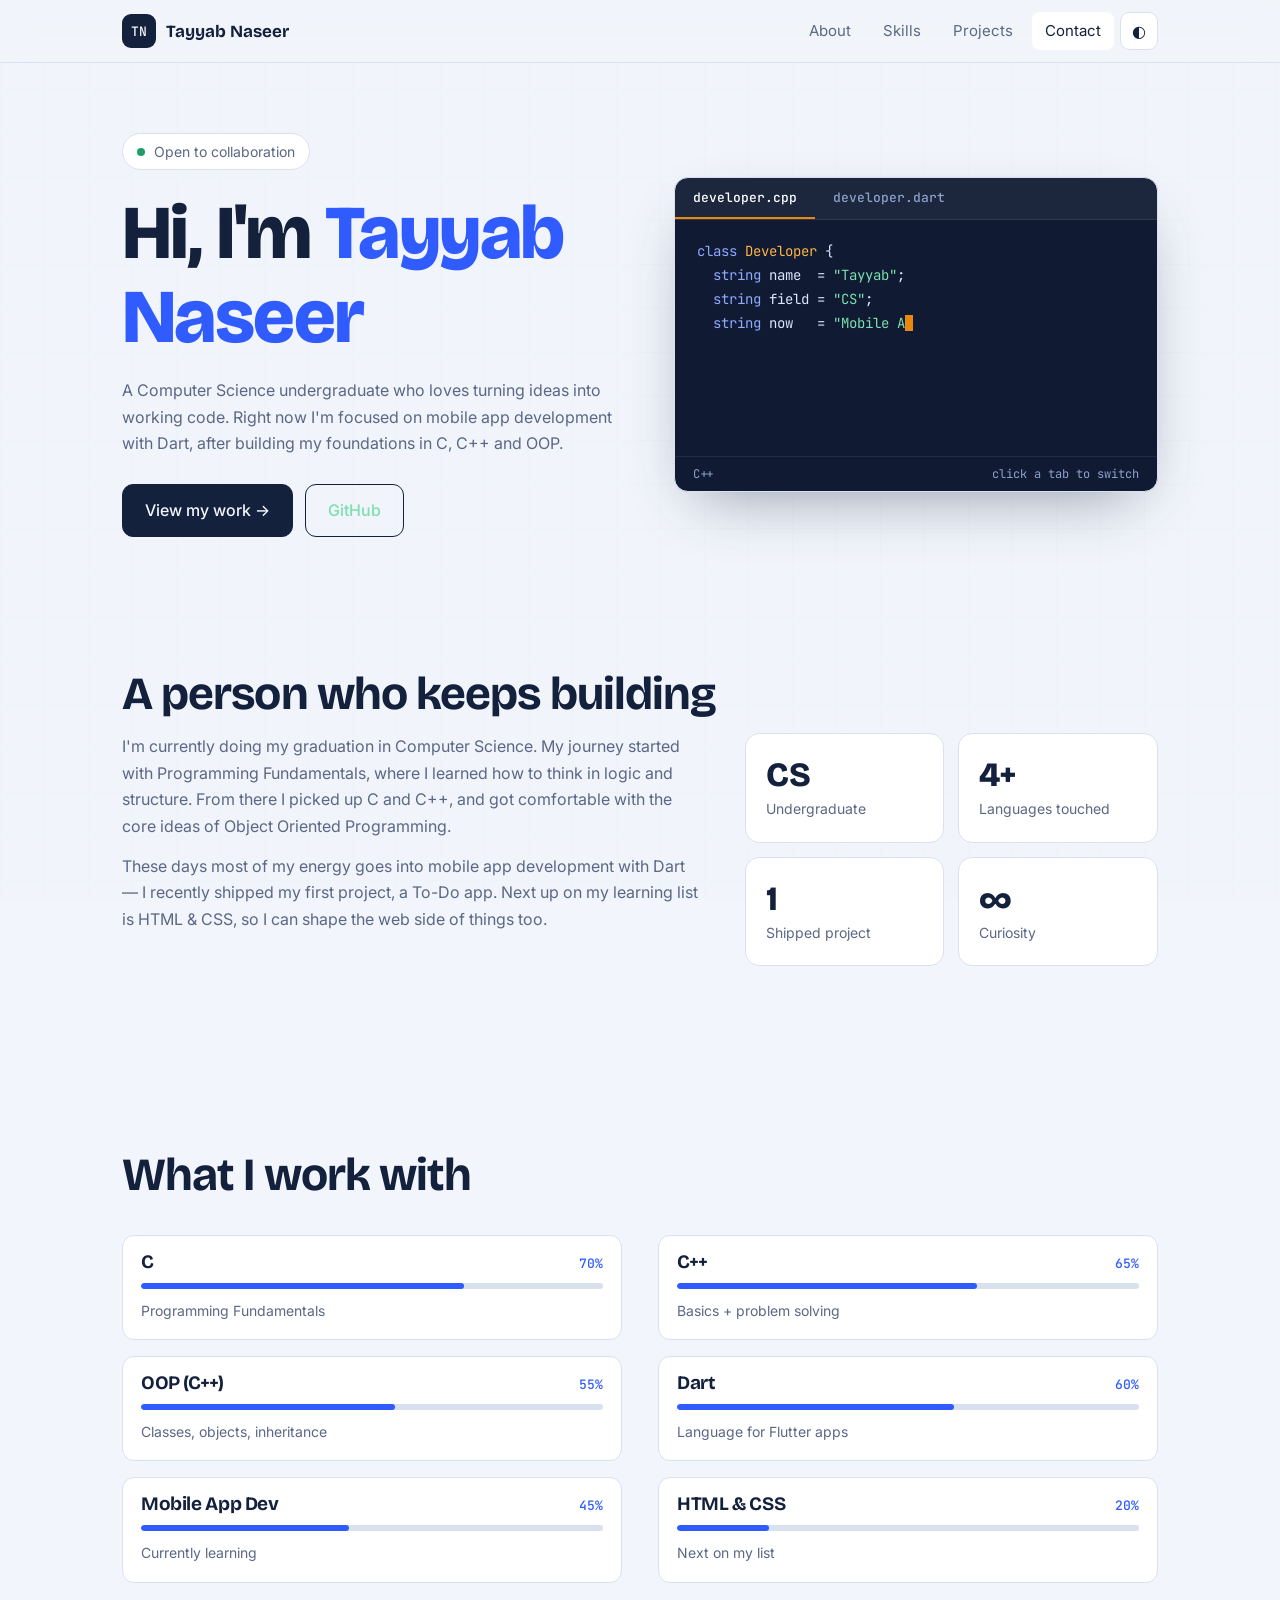
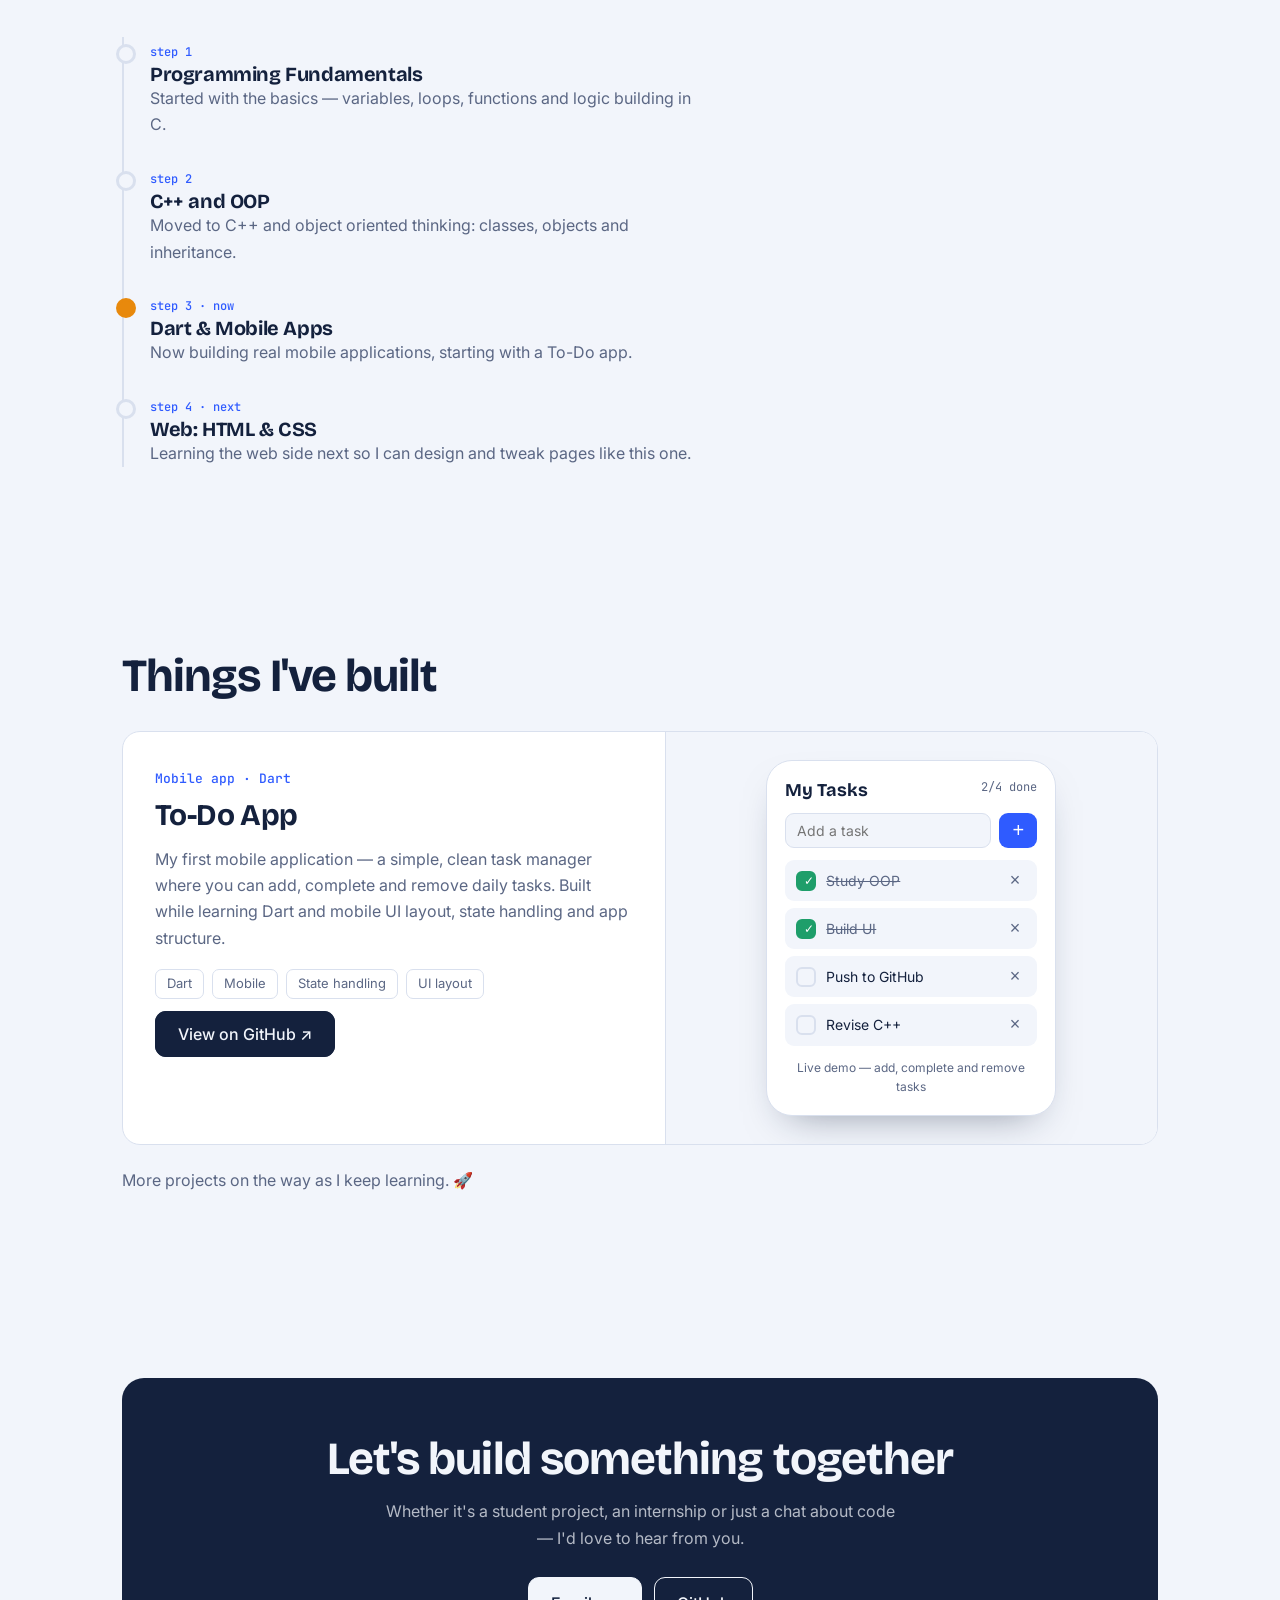
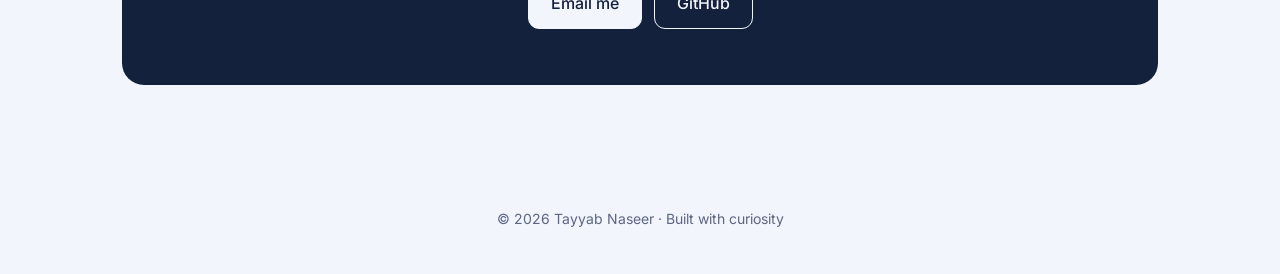
<file: index.html>
<!DOCTYPE html>
<html lang="en">
<head>
<meta charset="utf-8">
<meta name="viewport" content="width=device-width, initial-scale=1, viewport-fit=cover">
<title>Tayyab Naseer — CS Student & Mobile App Developer</title>
<meta name="description" content="Computer Science undergraduate building mobile apps with Dart & Flutter.">
<link rel="preconnect" href="https://fonts.googleapis.com">
<link href="https://fonts.googleapis.com/css2?family=Bricolage+Grotesque:wght@500;700;800&family=Inter:wght@400;500&family=JetBrains+Mono:wght@400;500&display=swap" rel="stylesheet">
<link rel="stylesheet" href="style.css">
</head>
<body>
<nav><div class="wrap">
  <a class="logo" href="#top"><i>TN</i>Tayyab Naseer</a>
  <div class="links" id="links">
    <a href="#about">About</a><a href="#skills">Skills</a><a href="#projects">Projects</a><a href="#contact">Contact</a>
    <button class="tbtn" id="theme" aria-label="Toggle theme">◐</button>
  </div>
  <button class="burger" id="burger" aria-label="Menu">☰</button>
</div></nav>

<header class="hero" id="top"><div class="wrap">
  <div>
    <span class="badge"><i class="dot"></i>Open to collaboration</span>
    <h1>Hi, I'm <span>Tayyab Naseer</span></h1>
    <p class="lead">A Computer Science undergraduate who loves turning ideas into working code. Right now I'm focused on mobile app development with Dart, after building my foundations in C, C++ and OOP.</p>
    <div class="cta"><a class="btn p" href="#projects">View my work →</a><a class="btn s" href="https://github.com/taib98765432-gif" target="_blank" rel="noopener">GitHub</a></div>
  </div>
  <div class="ide" aria-label="Code sample">
    <div class="tabs" role="tablist">
      <button role="tab" aria-selected="true" data-l="cpp">developer.cpp</button>
      <button role="tab" aria-selected="false" data-l="dart">developer.dart</button>
    </div>
    <pre id="code"></pre>
    <div class="status"><span id="lang">C++</span><span>click a tab to switch</span></div>
  </div>
</div></header>

<section id="about"><div class="wrap">
  <h2>A person who keeps building</h2>
  <div class="about">
    <div class="lead" style="max-width:none">
      <p>I'm currently doing my graduation in Computer Science. My journey started with Programming Fundamentals, where I learned how to think in logic and structure. From there I picked up C and C++, and got comfortable with the core ideas of Object Oriented Programming.</p>
      <p>These days most of my energy goes into mobile app development with Dart — I recently shipped my first project, a To-Do app. Next up on my learning list is HTML &amp; CSS, so I can shape the web side of things too.</p>
    </div>
    <div class="stats">
      <div class="stat"><b>CS</b><span>Undergraduate</span></div>
      <div class="stat"><b data-n="4">0</b><span>Languages touched</span></div>
      <div class="stat"><b data-n="1">0</b><span>Shipped project</span></div>
      <div class="stat"><b>∞</b><span>Curiosity</span></div>
    </div>
  </div>
</div></section>

<section id="skills"><div class="wrap">
  <h2>What I work with</h2>
  <div class="skills" id="sk"></div>
  <div class="tl">
    <div><small>step 1</small><h3>Programming Fundamentals</h3><p>Started with the basics — variables, loops, functions and logic building in C.</p></div>
    <div><small>step 2</small><h3>C++ and OOP</h3><p>Moved to C++ and object oriented thinking: classes, objects and inheritance.</p></div>
    <div class="now"><small>step 3 · now</small><h3>Dart &amp; Mobile Apps</h3><p>Now building real mobile applications, starting with a To-Do app.</p></div>
    <div><small>step 4 · next</small><h3>Web: HTML &amp; CSS</h3><p>Learning the web side next so I can design and tweak pages like this one.</p></div>
  </div>
</div></section>

<section id="projects"><div class="wrap">
  <h2>Things I've built</h2>
  <div class="proj">
    <div class="info">
      <span class="tag">Mobile app · Dart</span>
      <h3 style="font-size:30px;margin:8px 0 14px">To-Do App</h3>
      <p class="lead">My first mobile application — a simple, clean task manager where you can add, complete and remove daily tasks. Built while learning Dart and mobile UI layout, state handling and app structure.</p>
      <div class="chips"><span>Dart</span><span>Mobile</span><span>State handling</span><span>UI layout</span></div>
      <a class="btn p" href="https://github.com/taib98765432-gif/todoApp" target="_blank" rel="noopener">View on GitHub ↗</a>
    </div>
    <div class="phone">
      <div class="dev">
        <h4>My Tasks <small id="cnt"></small></h4>
        <div class="add"><input id="in" placeholder="Add a task" maxlength="60" aria-label="New task"><button id="addb" aria-label="Add task">+</button></div>
        <ul id="list"></ul>
        <p class="hint">Live demo — add, complete and remove tasks</p>
      </div>
    </div>
  </div>
  <p class="more">More projects on the way as I keep learning. 🚀</p>
</div></section>

<section id="contact"><div class="wrap">
  <div class="contact">
    <h2>Let's build something together</h2>
    <p>Whether it's a student project, an internship or just a chat about code — I'd love to hear from you.</p>
    <div class="cta" style="justify-content:center;margin:0">
      <a class="btn p" href="mailto:tayyabnaseer@example.com">Email me</a>
      <a class="btn s" href="https://github.com/taib98765432-gif" target="_blank" rel="noopener">GitHub</a>
    </div>
  </div>
</div></section>
<footer>© 2026 Tayyab Naseer · Built with curiosity</footer>

<script src="script.js"></script>
</body>
</html>
</file>
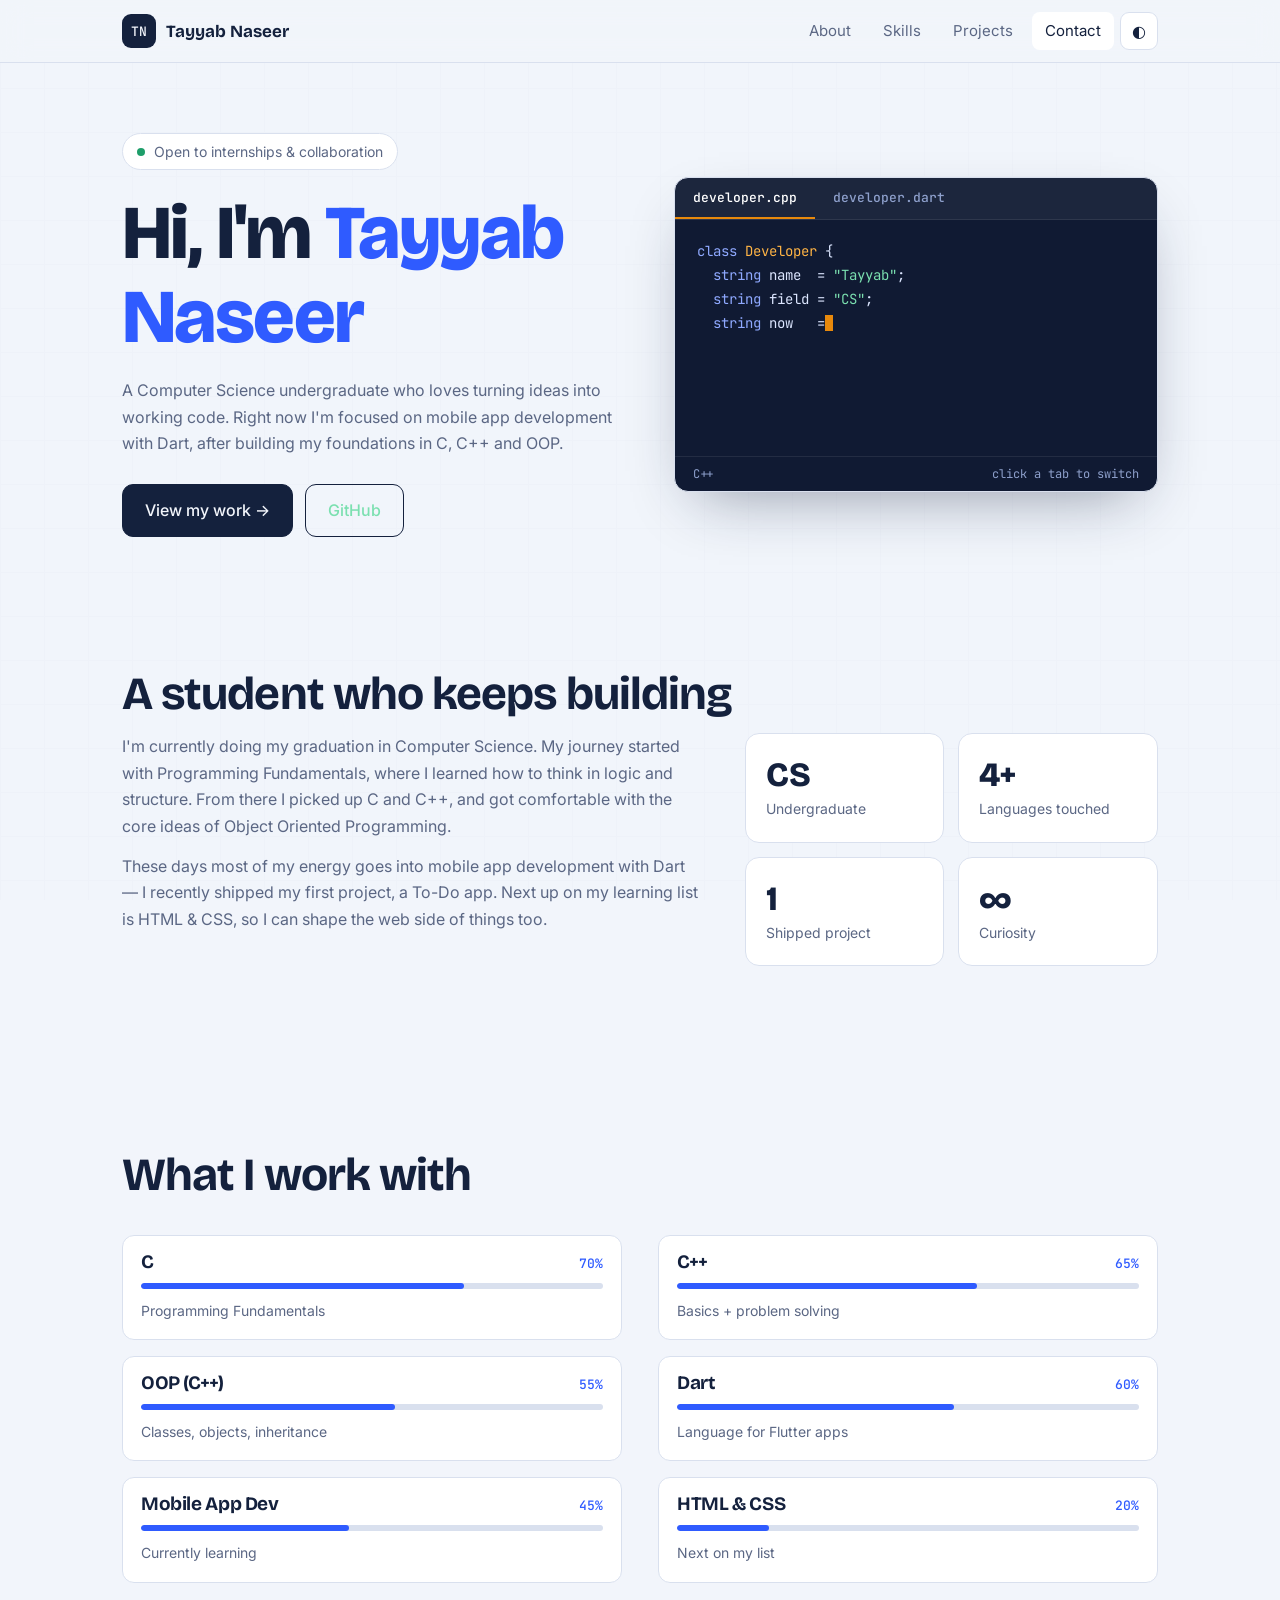
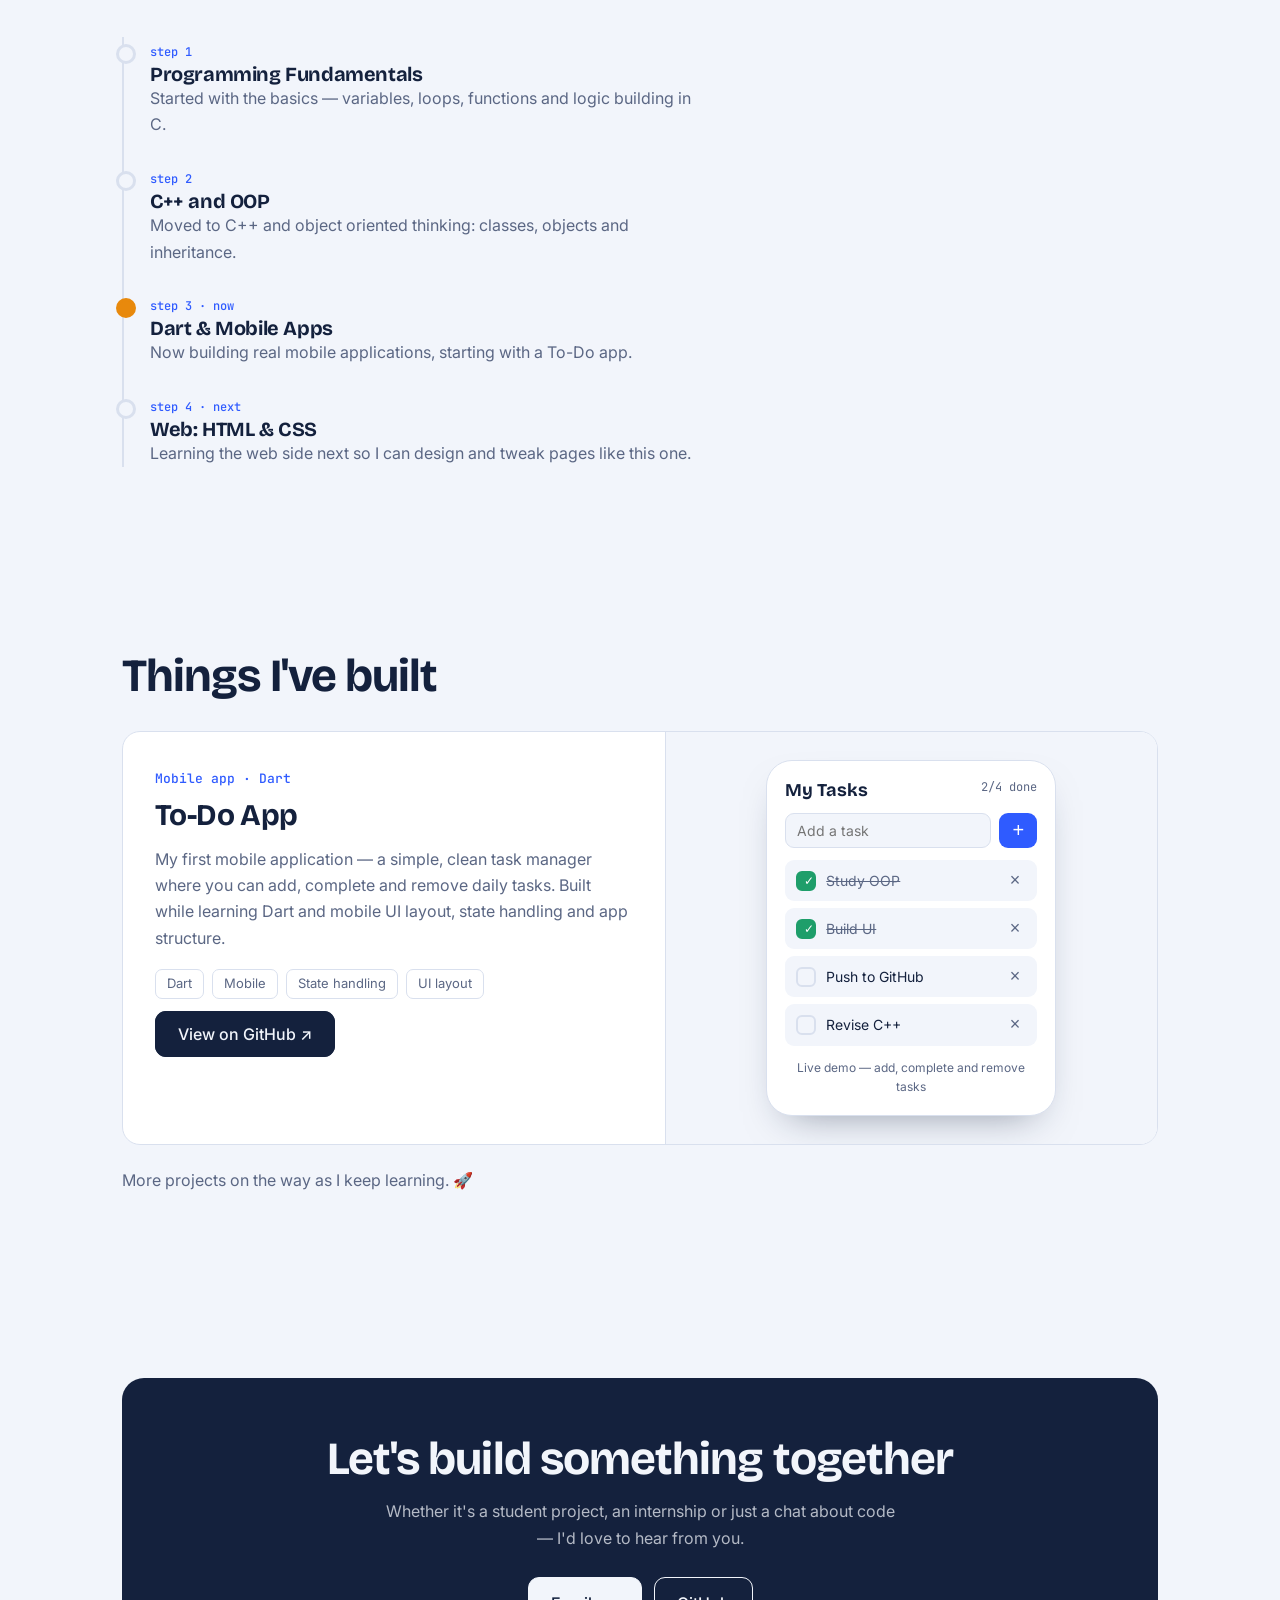
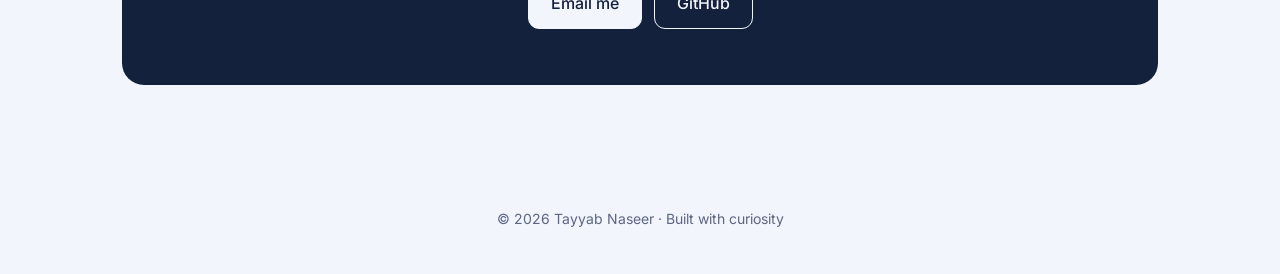
<file: portfolio.html>
<!DOCTYPE html>
<html lang="en">
<head>
<meta charset="utf-8">
<meta name="viewport" content="width=device-width, initial-scale=1, viewport-fit=cover">
<title>Tayyab Naseer — CS Student & Mobile App Developer</title>
<meta name="description" content="Computer Science undergraduate building mobile apps with Dart & Flutter.">
<link rel="preconnect" href="https://fonts.googleapis.com">
<link href="https://fonts.googleapis.com/css2?family=Bricolage+Grotesque:wght@500;700;800&family=Inter:wght@400;500&family=JetBrains+Mono:wght@400;500&display=swap" rel="stylesheet">
<style>
:root{
  --bg:#F2F5FB;--panel:#FFFFFF;--ink:#14213D;--mute:#5B6784;--line:#D9E0EE;
  --acc:#2F5BFF;--acc2:#E8890C;--code:#101A33;--codefg:#DCE6FF;--ok:#1E9E6A;
  --head:"Bricolage Grotesque",system-ui,sans-serif;--body:Inter,system-ui,sans-serif;--mono:"JetBrains Mono",ui-monospace,Consolas,monospace;
}
@media (prefers-color-scheme:dark){:root:not([data-theme="light"]){--bg:#0C1226;--panel:#131C38;--ink:#E7EDFF;--mute:#93A0C4;--line:#243055;--acc:#6C8CFF;--acc2:#FFB445;--code:#080D1D;--ok:#3DD598}}
:root[data-theme="dark"]{--bg:#0C1226;--panel:#131C38;--ink:#E7EDFF;--mute:#93A0C4;--line:#243055;--acc:#6C8CFF;--acc2:#FFB445;--code:#080D1D;--ok:#3DD598}
*{box-sizing:border-box;margin:0}
html{scroll-behavior:smooth;scroll-padding-top:76px;height:auto}
:root{padding-top:env(safe-area-inset-top,0px);padding-bottom:env(safe-area-inset-bottom,0px)}
body{background:var(--bg);color:var(--ink);font:16px/1.65 var(--body);-webkit-font-smoothing:antialiased;
  background-image:linear-gradient(var(--line) 1px,transparent 1px),linear-gradient(90deg,var(--line) 1px,transparent 1px);background-size:44px 44px;background-attachment:fixed}
body::before{content:"";position:fixed;inset:0;background:var(--bg);opacity:.86;z-index:-1}
a{color:inherit;text-decoration:none}
:focus-visible{outline:2px solid var(--acc);outline-offset:3px;border-radius:4px}
h1,h2,h3{font-family:var(--head);line-height:1.1;letter-spacing:-.02em}
.wrap{max-width:1080px;margin:0 auto;padding:0 22px}
section{padding:92px 0}
h2{font-size:clamp(30px,5vw,46px);margin-bottom:14px}
.lead{color:var(--mute);max-width:60ch}
/* nav */
nav{position:sticky;top:env(safe-area-inset-top,0px);z-index:20;backdrop-filter:blur(14px);background:color-mix(in srgb,var(--bg) 80%,transparent);border-bottom:1px solid var(--line)}
nav .wrap{display:flex;align-items:center;justify-content:space-between;height:62px}
.logo{display:flex;align-items:center;gap:10px;font:700 17px var(--head)}
.logo i{font-style:normal;display:grid;place-items:center;width:34px;height:34px;border-radius:9px;background:var(--ink);color:var(--bg);font:500 13px var(--mono)}
.links{display:flex;gap:6px;align-items:center}
.links a{padding:7px 13px;border-radius:8px;color:var(--mute);font-size:15px}
.links a:hover,.links a.on{color:var(--ink);background:var(--panel)}
.tbtn,.burger{border:1px solid var(--line);background:var(--panel);color:var(--ink);border-radius:9px;width:38px;height:38px;cursor:pointer;font-size:16px}
.burger{display:none}
@media(max-width:760px){.burger{display:block}.links{display:none;position:absolute;top:62px;left:0;right:0;flex-direction:column;align-items:stretch;background:var(--bg);padding:12px 22px 18px;border-bottom:1px solid var(--line)}.links.open{display:flex}}
/* hero */
.hero{padding:70px 0 40px}
.hero .wrap{display:grid;grid-template-columns:1.05fr 1fr;gap:44px;align-items:center}
@media(max-width:900px){.hero .wrap{grid-template-columns:1fr}}
.badge{display:inline-flex;align-items:center;gap:9px;border:1px solid var(--line);background:var(--panel);padding:6px 14px;border-radius:99px;font-size:14px;color:var(--mute)}
.dot{width:8px;height:8px;border-radius:50%;background:var(--ok);box-shadow:0 0 0 0 var(--ok);animation:p 2s infinite}
@keyframes p{70%{box-shadow:0 0 0 8px transparent}100%{box-shadow:0 0 0 0 transparent}}
h1{font-size:clamp(42px,7vw,76px);font-weight:800;margin:22px 0 18px}
h1 span{color:var(--acc)}
.cta{display:flex;gap:12px;flex-wrap:wrap;margin-top:28px}
.btn{padding:12px 22px;border-radius:11px;font-weight:500;border:1px solid var(--ink);transition:transform .15s}
.btn:active{transform:scale(.97)}
.btn.p{background:var(--ink);color:var(--bg)}
.btn.s{background:transparent}
.ide{background:var(--code);border-radius:14px;border:1px solid var(--line);overflow:hidden;box-shadow:0 24px 60px -24px rgba(20,33,61,.45)}
.tabs{display:flex;background:rgba(255,255,255,.05);border-bottom:1px solid rgba(255,255,255,.08)}
.tabs button{background:none;border:0;color:#8EA0CC;font:500 13px var(--mono);padding:11px 18px;cursor:pointer;border-bottom:2px solid transparent}
.tabs button[aria-selected=true]{color:#fff;border-color:var(--acc2)}
pre{font:400 14px/1.7 var(--mono);color:var(--codefg);padding:20px 22px;min-height:236px;overflow-x:auto;white-space:pre}
.k{color:#8FA9FF}.t{color:#FFB445}.s{color:#7BE0B0}.c{color:#6F7FA8}
.caret{display:inline-block;width:8px;height:16px;background:var(--acc2);vertical-align:-3px;animation:b 1s steps(1) infinite}
@keyframes b{50%{opacity:0}}
.status{font:400 12px var(--mono);color:#8EA0CC;padding:9px 18px;border-top:1px solid rgba(255,255,255,.08);display:flex;justify-content:space-between}
/* about */
.about{display:grid;grid-template-columns:1.4fr 1fr;gap:44px;align-items:start}
@media(max-width:820px){.about{grid-template-columns:1fr}}
.about p+p{margin-top:14px}
.stats{display:grid;grid-template-columns:1fr 1fr;gap:14px}
.stat{background:var(--panel);border:1px solid var(--line);border-radius:14px;padding:20px}
.stat b{display:block;font:800 34px var(--head)}
.stat span{color:var(--mute);font-size:14px}
/* skills */
.skills{display:grid;grid-template-columns:1fr 1fr;gap:16px 36px;margin-top:34px}
@media(max-width:760px){.skills{grid-template-columns:1fr}}
.sk{background:var(--panel);border:1px solid var(--line);border-radius:12px;padding:16px 18px}
.sk div{display:flex;justify-content:space-between;align-items:baseline}
.sk h3{font-size:19px}.sk em{font:500 13px var(--mono);font-style:normal;color:var(--acc)}
.sk small{color:var(--mute);font-size:14px}
.bar{height:6px;border-radius:6px;background:var(--line);margin:10px 0 8px;overflow:hidden}
.bar i{display:block;height:100%;width:0;background:var(--acc);border-radius:6px;transition:width 1.1s cubic-bezier(.2,.8,.2,1)}
.tl{margin-top:54px;border-left:2px solid var(--line);padding-left:26px;display:grid;gap:26px}
.tl>div{position:relative}
.tl>div::before{content:"";position:absolute;left:-34px;top:7px;width:14px;height:14px;border-radius:50%;background:var(--bg);border:3px solid var(--line)}
.tl>div.now::before{border-color:var(--acc2);background:var(--acc2)}
.tl h3{font-size:20px}.tl p{color:var(--mute);max-width:56ch}
.tl small{font:500 12px var(--mono);color:var(--acc)}
/* projects */
.proj{margin-top:30px;display:grid;grid-template-columns:1.1fr 1fr;gap:0;background:var(--panel);border:1px solid var(--line);border-radius:18px;overflow:hidden}
@media(max-width:820px){.proj{grid-template-columns:1fr}}
.proj .info{padding:32px}
.tag{font:500 13px var(--mono);color:var(--acc)}
.chips{display:flex;gap:8px;flex-wrap:wrap;margin:18px 0 22px}
.chips span{border:1px solid var(--line);border-radius:7px;padding:3px 11px;font-size:13px;color:var(--mute)}
.phone{background:var(--bg);border-left:1px solid var(--line);padding:28px;display:grid;place-items:center}
@media(max-width:820px){.phone{border-left:0;border-top:1px solid var(--line)}}
.dev{width:100%;max-width:290px;background:var(--panel);border:1px solid var(--line);border-radius:26px;padding:18px;box-shadow:0 18px 40px -22px rgba(20,33,61,.5)}
.dev h4{font:700 18px var(--head);margin-bottom:12px;display:flex;justify-content:space-between}
.dev h4 small{font:400 12px var(--mono);color:var(--mute)}
.add{display:flex;gap:8px;margin-bottom:12px}
.add input{flex:1;min-width:0;border:1px solid var(--line);background:var(--bg);color:var(--ink);border-radius:9px;padding:8px 11px;font:14px var(--body)}
.add button{border:0;background:var(--acc);color:#fff;border-radius:9px;width:38px;font-size:20px;cursor:pointer}
ul{list-style:none;padding:0;display:grid;gap:7px;min-height:150px;align-content:start}
li{display:flex;align-items:center;gap:10px;background:var(--bg);border-radius:9px;padding:9px 11px;font-size:14px}
li button.ck{width:20px;height:20px;border-radius:6px;border:2px solid var(--line);background:none;cursor:pointer;color:#fff;font-size:12px;line-height:1;flex:none}
li.done .ck{background:var(--ok);border-color:var(--ok)}
li.done .tx{text-decoration:line-through;color:var(--mute)}
li .tx{flex:1;word-break:break-word}
li .rm{border:0;background:none;color:var(--mute);cursor:pointer;font-size:18px}
.hint{font-size:12px;color:var(--mute);margin-top:12px;text-align:center}
.more{margin-top:22px;color:var(--mute)}
/* contact */
.contact{background:var(--ink);color:var(--bg);border-radius:22px;padding:56px 36px;text-align:center}
.contact p{color:color-mix(in srgb,var(--bg) 72%,transparent);max-width:52ch;margin:0 auto 26px}
.contact .btn{border-color:var(--bg)}
.contact .btn.p{background:var(--bg);color:var(--ink)}
.contact .btn.s{color:var(--bg)}
footer{text-align:center;color:var(--mute);font-size:14px;padding:30px 22px 44px}
@media(prefers-reduced-motion:reduce){*{animation:none!important;transition:none!important;scroll-behavior:auto!important}}
</style>
</head>
<body>
<nav><div class="wrap">
  <a class="logo" href="#top"><i>TN</i>Tayyab Naseer</a>
  <div class="links" id="links">
    <a href="#about">About</a><a href="#skills">Skills</a><a href="#projects">Projects</a><a href="#contact">Contact</a>
    <button class="tbtn" id="theme" aria-label="Toggle theme">◐</button>
  </div>
  <button class="burger" id="burger" aria-label="Menu">☰</button>
</div></nav>

<header class="hero" id="top"><div class="wrap">
  <div>
    <span class="badge"><i class="dot"></i>Open to internships &amp; collaboration</span>
    <h1>Hi, I'm <span>Tayyab Naseer</span></h1>
    <p class="lead">A Computer Science undergraduate who loves turning ideas into working code. Right now I'm focused on mobile app development with Dart, after building my foundations in C, C++ and OOP.</p>
    <div class="cta"><a class="btn p" href="#projects">View my work →</a><a class="btn s" href="https://github.com/taib98765432-gif" target="_blank" rel="noopener">GitHub</a></div>
  </div>
  <div class="ide" aria-label="Code sample">
    <div class="tabs" role="tablist">
      <button role="tab" aria-selected="true" data-l="cpp">developer.cpp</button>
      <button role="tab" aria-selected="false" data-l="dart">developer.dart</button>
    </div>
    <pre id="code"></pre>
    <div class="status"><span id="lang">C++</span><span>click a tab to switch</span></div>
  </div>
</div></header>

<section id="about"><div class="wrap">
  <h2>A student who keeps building</h2>
  <div class="about">
    <div class="lead" style="max-width:none">
      <p>I'm currently doing my graduation in Computer Science. My journey started with Programming Fundamentals, where I learned how to think in logic and structure. From there I picked up C and C++, and got comfortable with the core ideas of Object Oriented Programming.</p>
      <p>These days most of my energy goes into mobile app development with Dart — I recently shipped my first project, a To-Do app. Next up on my learning list is HTML &amp; CSS, so I can shape the web side of things too.</p>
    </div>
    <div class="stats">
      <div class="stat"><b>CS</b><span>Undergraduate</span></div>
      <div class="stat"><b data-n="4">0</b><span>Languages touched</span></div>
      <div class="stat"><b data-n="1">0</b><span>Shipped project</span></div>
      <div class="stat"><b>∞</b><span>Curiosity</span></div>
    </div>
  </div>
</div></section>

<section id="skills"><div class="wrap">
  <h2>What I work with</h2>
  <div class="skills" id="sk"></div>
  <div class="tl">
    <div><small>step 1</small><h3>Programming Fundamentals</h3><p>Started with the basics — variables, loops, functions and logic building in C.</p></div>
    <div><small>step 2</small><h3>C++ and OOP</h3><p>Moved to C++ and object oriented thinking: classes, objects and inheritance.</p></div>
    <div class="now"><small>step 3 · now</small><h3>Dart &amp; Mobile Apps</h3><p>Now building real mobile applications, starting with a To-Do app.</p></div>
    <div><small>step 4 · next</small><h3>Web: HTML &amp; CSS</h3><p>Learning the web side next so I can design and tweak pages like this one.</p></div>
  </div>
</div></section>

<section id="projects"><div class="wrap">
  <h2>Things I've built</h2>
  <div class="proj">
    <div class="info">
      <span class="tag">Mobile app · Dart</span>
      <h3 style="font-size:30px;margin:8px 0 14px">To-Do App</h3>
      <p class="lead">My first mobile application — a simple, clean task manager where you can add, complete and remove daily tasks. Built while learning Dart and mobile UI layout, state handling and app structure.</p>
      <div class="chips"><span>Dart</span><span>Mobile</span><span>State handling</span><span>UI layout</span></div>
      <a class="btn p" href="https://github.com/taib98765432-gif/todoApp" target="_blank" rel="noopener">View on GitHub ↗</a>
    </div>
    <div class="phone">
      <div class="dev">
        <h4>My Tasks <small id="cnt"></small></h4>
        <div class="add"><input id="in" placeholder="Add a task" maxlength="60" aria-label="New task"><button id="addb" aria-label="Add task">+</button></div>
        <ul id="list"></ul>
        <p class="hint">Live demo — add, complete and remove tasks</p>
      </div>
    </div>
  </div>
  <p class="more">More projects on the way as I keep learning. 🚀</p>
</div></section>

<section id="contact"><div class="wrap">
  <div class="contact">
    <h2>Let's build something together</h2>
    <p>Whether it's a student project, an internship or just a chat about code — I'd love to hear from you.</p>
    <div class="cta" style="justify-content:center;margin:0">
      <a class="btn p" href="mailto:tayyabnaseer@example.com">Email me</a>
      <a class="btn s" href="https://github.com/taib98765432-gif" target="_blank" rel="noopener">GitHub</a>
    </div>
  </div>
</div></section>
<footer>© 2026 Tayyab Naseer · Built with curiosity</footer>

<script>
const $=s=>document.querySelector(s);
// theme
const root=document.documentElement;
try{const t=localStorage.getItem('theme');if(t)root.dataset.theme=t}catch(e){}
$('#theme').onclick=()=>{
  const dark=root.dataset.theme?root.dataset.theme==='dark':matchMedia('(prefers-color-scheme:dark)').matches;
  root.dataset.theme=dark?'light':'dark';
  try{localStorage.setItem('theme',root.dataset.theme)}catch(e){}
};
$('#burger').onclick=()=>$('#links').classList.toggle('open');
$('#links').onclick=e=>{if(e.target.tagName==='A')$('#links').classList.remove('open')};

// hero code typing
const SRC={
cpp:{n:'C++',t:`<span class="k">class</span> <span class="t">Developer</span> {
  <span class="k">string</span> name  = <span class="s">"Tayyab"</span>;
  <span class="k">string</span> field = <span class="s">"CS"</span>;
  <span class="k">string</span> now   = <span class="s">"Mobile Apps"</span>;

  <span class="k">void</span> build() {
    cout &lt;&lt; <span class="s">"Hello World"</span>;
  }
};`},
dart:{n:'Dart',t:`<span class="k">class</span> <span class="t">Developer</span> {
  <span class="k">final</span> <span class="t">String</span> name  = <span class="s">'Tayyab'</span>;
  <span class="k">final</span> <span class="t">String</span> field = <span class="s">'CS'</span>;
  <span class="k">final</span> <span class="t">String</span> now   = <span class="s">'Mobile Apps'</span>;

  <span class="k">void</span> build() {
    <span class="k">print</span>(<span class="s">'Hello Flutter'</span>);
  }
}`}};
const code=$('#code');let timer;
function type(key){
  clearInterval(timer);
  const html=SRC[key].t;$('#lang').textContent=SRC[key].n;
  if(matchMedia('(prefers-reduced-motion:reduce)').matches){code.innerHTML=html;return}
  let i=0;
  timer=setInterval(()=>{
    // advance through tags atomically
    if(html[i]==='<'){i=html.indexOf('>',i)+1}else if(html[i]==='&'){i=html.indexOf(';',i)+1}else i++;
    code.innerHTML=html.slice(0,i)+'<span class="caret"></span>';
    if(i>=html.length){clearInterval(timer);code.innerHTML=html+'<span class="caret"></span>'}
  },16);
}
document.querySelectorAll('.tabs button').forEach(b=>b.onclick=()=>{
  document.querySelectorAll('.tabs button').forEach(x=>x.setAttribute('aria-selected',x===b));
  type(b.dataset.l);
});
type('cpp');

// skills
const SK=[['C',70,'Programming Fundamentals'],['C++',65,'Basics + problem solving'],['OOP (C++)',55,'Classes, objects, inheritance'],['Dart',60,'Language for Flutter apps'],['Mobile App Dev',45,'Currently learning'],['HTML & CSS',20,'Next on my list']];
$('#sk').innerHTML=SK.map(s=>`<div class="sk"><div><h3>${s[0]}</h3><em>${s[1]}%</em></div><div class="bar"><i data-w="${s[1]}"></i></div><small>${s[2]}</small></div>`).join('');
const io=new IntersectionObserver(es=>es.forEach(e=>{
  if(!e.isIntersecting)return;io.unobserve(e.target);
  e.target.querySelectorAll('.bar i').forEach(b=>b.style.width=b.dataset.w+'%');
  e.target.querySelectorAll('[data-n]').forEach(n=>{n.textContent=n.dataset.n+(n.dataset.n==='4'?'+':'')});
}),{threshold:.25});
document.querySelectorAll('#skills,#about').forEach(s=>io.observe(s));

// active nav
const secs=[...document.querySelectorAll('section')];
const nio=new IntersectionObserver(es=>es.forEach(e=>{if(e.isIntersecting)document.querySelectorAll('.links a').forEach(a=>a.classList.toggle('on',a.getAttribute('href')==='#'+e.target.id))}),{rootMargin:'-45% 0px -50% 0px'});
secs.forEach(s=>nio.observe(s));

// todo demo
let todos=[{t:'Study OOP',d:1},{t:'Build UI',d:1},{t:'Push to GitHub',d:0},{t:'Revise C++',d:0}];
try{const s=JSON.parse(localStorage.getItem('todos')||'null');if(Array.isArray(s))todos=s}catch(e){}
function save(){try{localStorage.setItem('todos',JSON.stringify(todos))}catch(e){}}
function render(){
  const l=$('#list');l.innerHTML='';
  todos.forEach((x,i)=>{
    const li=document.createElement('li');if(x.d)li.className='done';
    const c=document.createElement('button');c.className='ck';c.textContent=x.d?'✓':'';c.setAttribute('aria-label','Toggle task');
    c.onclick=()=>{x.d=x.d?0:1;save();render()};
    const t=document.createElement('span');t.className='tx';t.textContent=x.t;
    const r=document.createElement('button');r.className='rm';r.textContent='×';r.setAttribute('aria-label','Remove task');
    r.onclick=()=>{todos.splice(i,1);save();render()};
    li.append(c,t,r);l.append(li);
  });
  if(!todos.length)l.innerHTML='<li style="color:var(--mute)">No tasks yet. Add one above.</li>';
  $('#cnt').textContent=todos.filter(x=>x.d).length+'/'+todos.length+' done';
}
function add(){const v=$('#in').value.trim();if(!v)return;todos.push({t:v,d:0});$('#in').value='';save();render()}
$('#addb').onclick=add;$('#in').onkeydown=e=>{if(e.key==='Enter')add()};
render();
</script>
</body>
</html>
</file>
<file: style.css>
:root{
  --bg:#F2F5FB;--panel:#FFFFFF;--ink:#14213D;--mute:#5B6784;--line:#D9E0EE;
  --acc:#2F5BFF;--acc2:#E8890C;--code:#101A33;--codefg:#DCE6FF;--ok:#1E9E6A;
  --head:"Bricolage Grotesque",system-ui,sans-serif;--body:Inter,system-ui,sans-serif;--mono:"JetBrains Mono",ui-monospace,Consolas,monospace;
}
@media (prefers-color-scheme:dark){:root:not([data-theme="light"]){--bg:#0C1226;--panel:#131C38;--ink:#E7EDFF;--mute:#93A0C4;--line:#243055;--acc:#6C8CFF;--acc2:#FFB445;--code:#080D1D;--ok:#3DD598}}
:root[data-theme="dark"]{--bg:#0C1226;--panel:#131C38;--ink:#E7EDFF;--mute:#93A0C4;--line:#243055;--acc:#6C8CFF;--acc2:#FFB445;--code:#080D1D;--ok:#3DD598}
*{box-sizing:border-box;margin:0}
html{scroll-behavior:smooth;scroll-padding-top:76px;height:auto}
:root{padding-top:env(safe-area-inset-top,0px);padding-bottom:env(safe-area-inset-bottom,0px)}
body{background:var(--bg);color:var(--ink);font:16px/1.65 var(--body);-webkit-font-smoothing:antialiased;
  background-image:linear-gradient(var(--line) 1px,transparent 1px),linear-gradient(90deg,var(--line) 1px,transparent 1px);background-size:44px 44px;background-attachment:fixed}
body::before{content:"";position:fixed;inset:0;background:var(--bg);opacity:.86;z-index:-1}
a{color:inherit;text-decoration:none}
:focus-visible{outline:2px solid var(--acc);outline-offset:3px;border-radius:4px}
h1,h2,h3{font-family:var(--head);line-height:1.1;letter-spacing:-.02em}
.wrap{max-width:1080px;margin:0 auto;padding:0 22px}
section{padding:92px 0}
h2{font-size:clamp(30px,5vw,46px);margin-bottom:14px}
.lead{color:var(--mute);max-width:60ch}
/* nav */
nav{position:sticky;top:env(safe-area-inset-top,0px);z-index:20;backdrop-filter:blur(14px);background:color-mix(in srgb,var(--bg) 80%,transparent);border-bottom:1px solid var(--line)}
nav .wrap{display:flex;align-items:center;justify-content:space-between;height:62px}
.logo{display:flex;align-items:center;gap:10px;font:700 17px var(--head)}
.logo i{font-style:normal;display:grid;place-items:center;width:34px;height:34px;border-radius:9px;background:var(--ink);color:var(--bg);font:500 13px var(--mono)}
.links{display:flex;gap:6px;align-items:center}
.links a{padding:7px 13px;border-radius:8px;color:var(--mute);font-size:15px}
.links a:hover,.links a.on{color:var(--ink);background:var(--panel)}
.tbtn,.burger{border:1px solid var(--line);background:var(--panel);color:var(--ink);border-radius:9px;width:38px;height:38px;cursor:pointer;font-size:16px}
.burger{display:none}
@media(max-width:760px){.burger{display:block}.links{display:none;position:absolute;top:62px;left:0;right:0;flex-direction:column;align-items:stretch;background:var(--bg);padding:12px 22px 18px;border-bottom:1px solid var(--line)}.links.open{display:flex}}
/* hero */
.hero{padding:70px 0 40px}
.hero .wrap{display:grid;grid-template-columns:1.05fr 1fr;gap:44px;align-items:center}
@media(max-width:900px){.hero .wrap{grid-template-columns:1fr}}
.badge{display:inline-flex;align-items:center;gap:9px;border:1px solid var(--line);background:var(--panel);padding:6px 14px;border-radius:99px;font-size:14px;color:var(--mute)}
.dot{width:8px;height:8px;border-radius:50%;background:var(--ok);box-shadow:0 0 0 0 var(--ok);animation:p 2s infinite}
@keyframes p{70%{box-shadow:0 0 0 8px transparent}100%{box-shadow:0 0 0 0 transparent}}
h1{font-size:clamp(42px,7vw,76px);font-weight:800;margin:22px 0 18px}
h1 span{color:var(--acc)}
.cta{display:flex;gap:12px;flex-wrap:wrap;margin-top:28px}
.btn{padding:12px 22px;border-radius:11px;font-weight:500;border:1px solid var(--ink);transition:transform .15s}
.btn:active{transform:scale(.97)}
.btn.p{background:var(--ink);color:var(--bg)}
.btn.s{background:transparent}
.ide{background:var(--code);border-radius:14px;border:1px solid var(--line);overflow:hidden;box-shadow:0 24px 60px -24px rgba(20,33,61,.45)}
.tabs{display:flex;background:rgba(255,255,255,.05);border-bottom:1px solid rgba(255,255,255,.08)}
.tabs button{background:none;border:0;color:#8EA0CC;font:500 13px var(--mono);padding:11px 18px;cursor:pointer;border-bottom:2px solid transparent}
.tabs button[aria-selected=true]{color:#fff;border-color:var(--acc2)}
pre{font:400 14px/1.7 var(--mono);color:var(--codefg);padding:20px 22px;min-height:236px;overflow-x:auto;white-space:pre}
.k{color:#8FA9FF}.t{color:#FFB445}.s{color:#7BE0B0}.c{color:#6F7FA8}
.caret{display:inline-block;width:8px;height:16px;background:var(--acc2);vertical-align:-3px;animation:b 1s steps(1) infinite}
@keyframes b{50%{opacity:0}}
.status{font:400 12px var(--mono);color:#8EA0CC;padding:9px 18px;border-top:1px solid rgba(255,255,255,.08);display:flex;justify-content:space-between}
/* about */
.about{display:grid;grid-template-columns:1.4fr 1fr;gap:44px;align-items:start}
@media(max-width:820px){.about{grid-template-columns:1fr}}
.about p+p{margin-top:14px}
.stats{display:grid;grid-template-columns:1fr 1fr;gap:14px}
.stat{background:var(--panel);border:1px solid var(--line);border-radius:14px;padding:20px}
.stat b{display:block;font:800 34px var(--head)}
.stat span{color:var(--mute);font-size:14px}
/* skills */
.skills{display:grid;grid-template-columns:1fr 1fr;gap:16px 36px;margin-top:34px}
@media(max-width:760px){.skills{grid-template-columns:1fr}}
.sk{background:var(--panel);border:1px solid var(--line);border-radius:12px;padding:16px 18px}
.sk div{display:flex;justify-content:space-between;align-items:baseline}
.sk h3{font-size:19px}.sk em{font:500 13px var(--mono);font-style:normal;color:var(--acc)}
.sk small{color:var(--mute);font-size:14px}
.bar{height:6px;border-radius:6px;background:var(--line);margin:10px 0 8px;overflow:hidden}
.bar i{display:block;height:100%;width:0;background:var(--acc);border-radius:6px;transition:width 1.1s cubic-bezier(.2,.8,.2,1)}
.tl{margin-top:54px;border-left:2px solid var(--line);padding-left:26px;display:grid;gap:26px}
.tl>div{position:relative}
.tl>div::before{content:"";position:absolute;left:-34px;top:7px;width:14px;height:14px;border-radius:50%;background:var(--bg);border:3px solid var(--line)}
.tl>div.now::before{border-color:var(--acc2);background:var(--acc2)}
.tl h3{font-size:20px}.tl p{color:var(--mute);max-width:56ch}
.tl small{font:500 12px var(--mono);color:var(--acc)}
/* projects */
.proj{margin-top:30px;display:grid;grid-template-columns:1.1fr 1fr;gap:0;background:var(--panel);border:1px solid var(--line);border-radius:18px;overflow:hidden}
@media(max-width:820px){.proj{grid-template-columns:1fr}}
.proj .info{padding:32px}
.tag{font:500 13px var(--mono);color:var(--acc)}
.chips{display:flex;gap:8px;flex-wrap:wrap;margin:18px 0 22px}
.chips span{border:1px solid var(--line);border-radius:7px;padding:3px 11px;font-size:13px;color:var(--mute)}
.phone{background:var(--bg);border-left:1px solid var(--line);padding:28px;display:grid;place-items:center}
@media(max-width:820px){.phone{border-left:0;border-top:1px solid var(--line)}}
.dev{width:100%;max-width:290px;background:var(--panel);border:1px solid var(--line);border-radius:26px;padding:18px;box-shadow:0 18px 40px -22px rgba(20,33,61,.5)}
.dev h4{font:700 18px var(--head);margin-bottom:12px;display:flex;justify-content:space-between}
.dev h4 small{font:400 12px var(--mono);color:var(--mute)}
.add{display:flex;gap:8px;margin-bottom:12px}
.add input{flex:1;min-width:0;border:1px solid var(--line);background:var(--bg);color:var(--ink);border-radius:9px;padding:8px 11px;font:14px var(--body)}
.add button{border:0;background:var(--acc);color:#fff;border-radius:9px;width:38px;font-size:20px;cursor:pointer}
ul{list-style:none;padding:0;display:grid;gap:7px;min-height:150px;align-content:start}
li{display:flex;align-items:center;gap:10px;background:var(--bg);border-radius:9px;padding:9px 11px;font-size:14px}
li button.ck{width:20px;height:20px;border-radius:6px;border:2px solid var(--line);background:none;cursor:pointer;color:#fff;font-size:12px;line-height:1;flex:none}
li.done .ck{background:var(--ok);border-color:var(--ok)}
li.done .tx{text-decoration:line-through;color:var(--mute)}
li .tx{flex:1;word-break:break-word}
li .rm{border:0;background:none;color:var(--mute);cursor:pointer;font-size:18px}
.hint{font-size:12px;color:var(--mute);margin-top:12px;text-align:center}
.more{margin-top:22px;color:var(--mute)}
/* contact */
.contact{background:var(--ink);color:var(--bg);border-radius:22px;padding:56px 36px;text-align:center}
.contact p{color:color-mix(in srgb,var(--bg) 72%,transparent);max-width:52ch;margin:0 auto 26px}
.contact .btn{border-color:var(--bg)}
.contact .btn.p{background:var(--bg);color:var(--ink)}
.contact .btn.s{color:var(--bg)}
footer{text-align:center;color:var(--mute);font-size:14px;padding:30px 22px 44px}
@media(prefers-reduced-motion:reduce){*{animation:none!important;transition:none!important;scroll-behavior:auto!important}}
</file>
